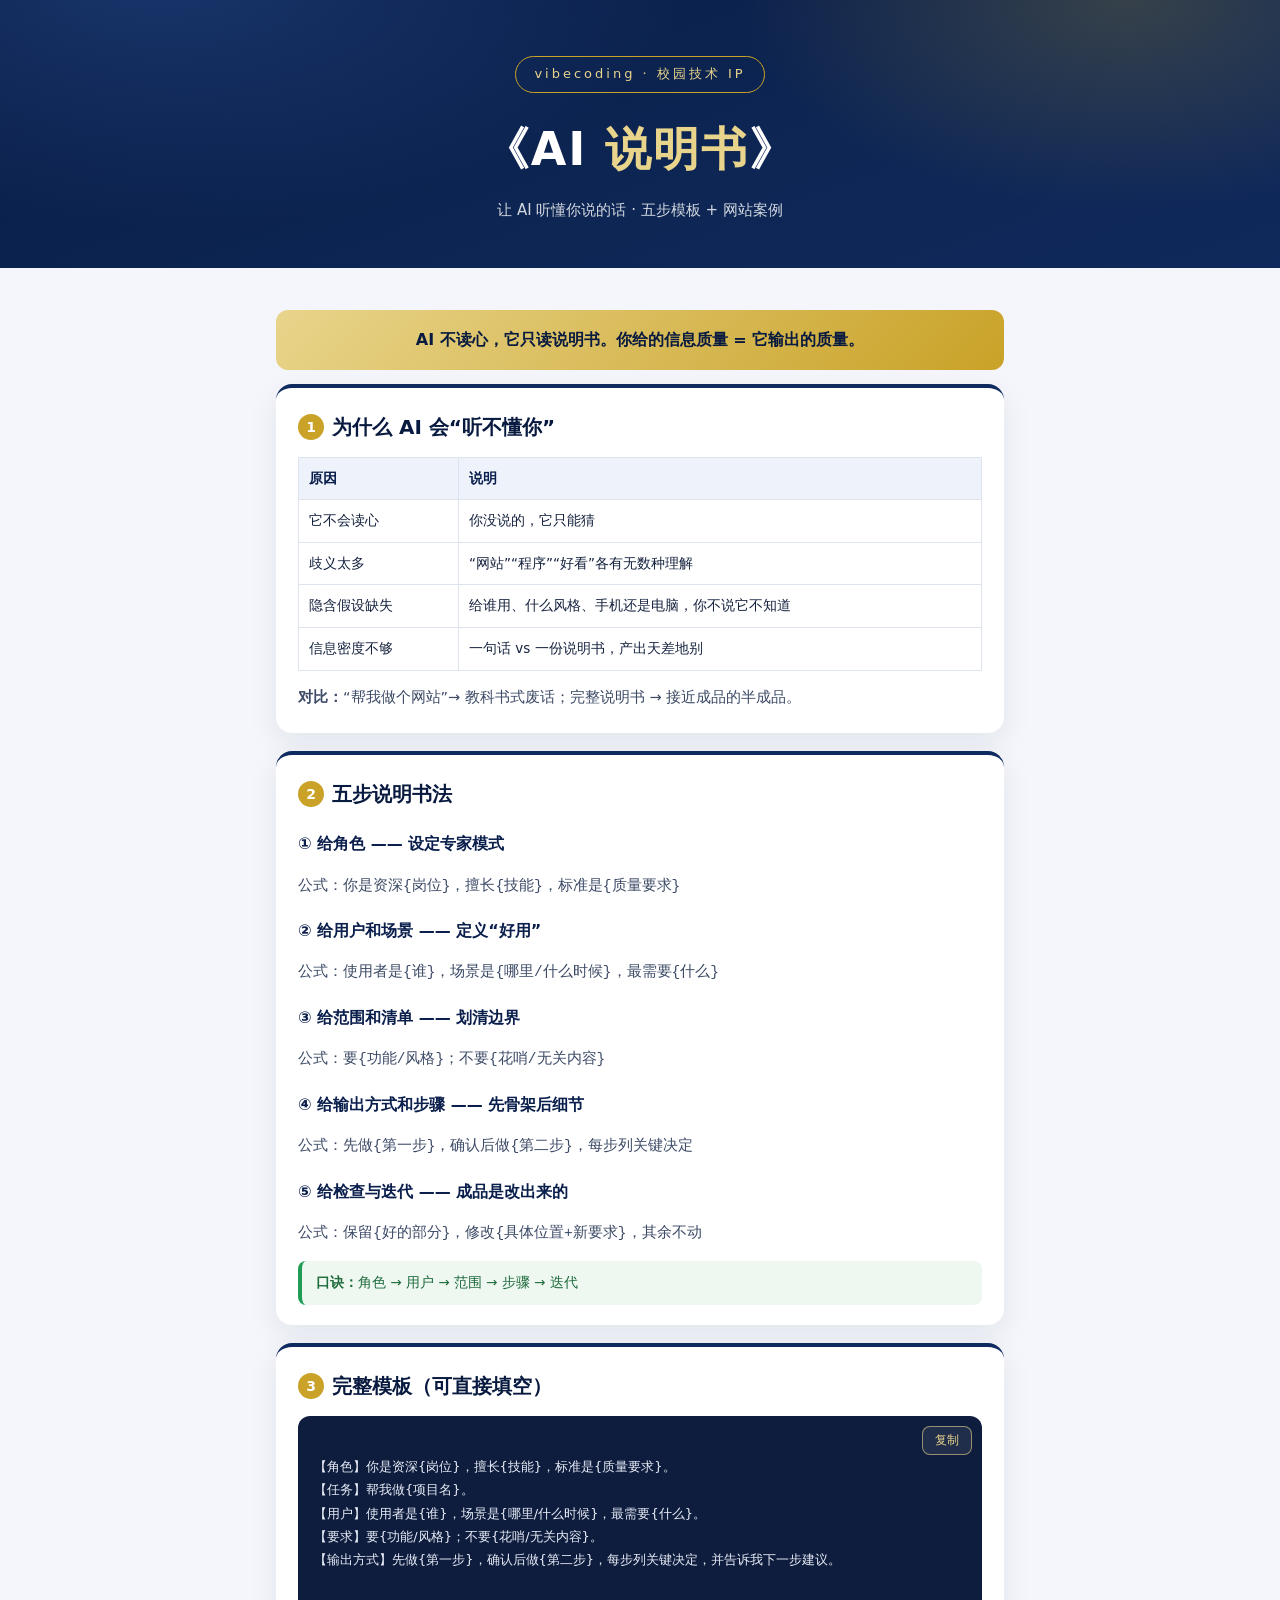
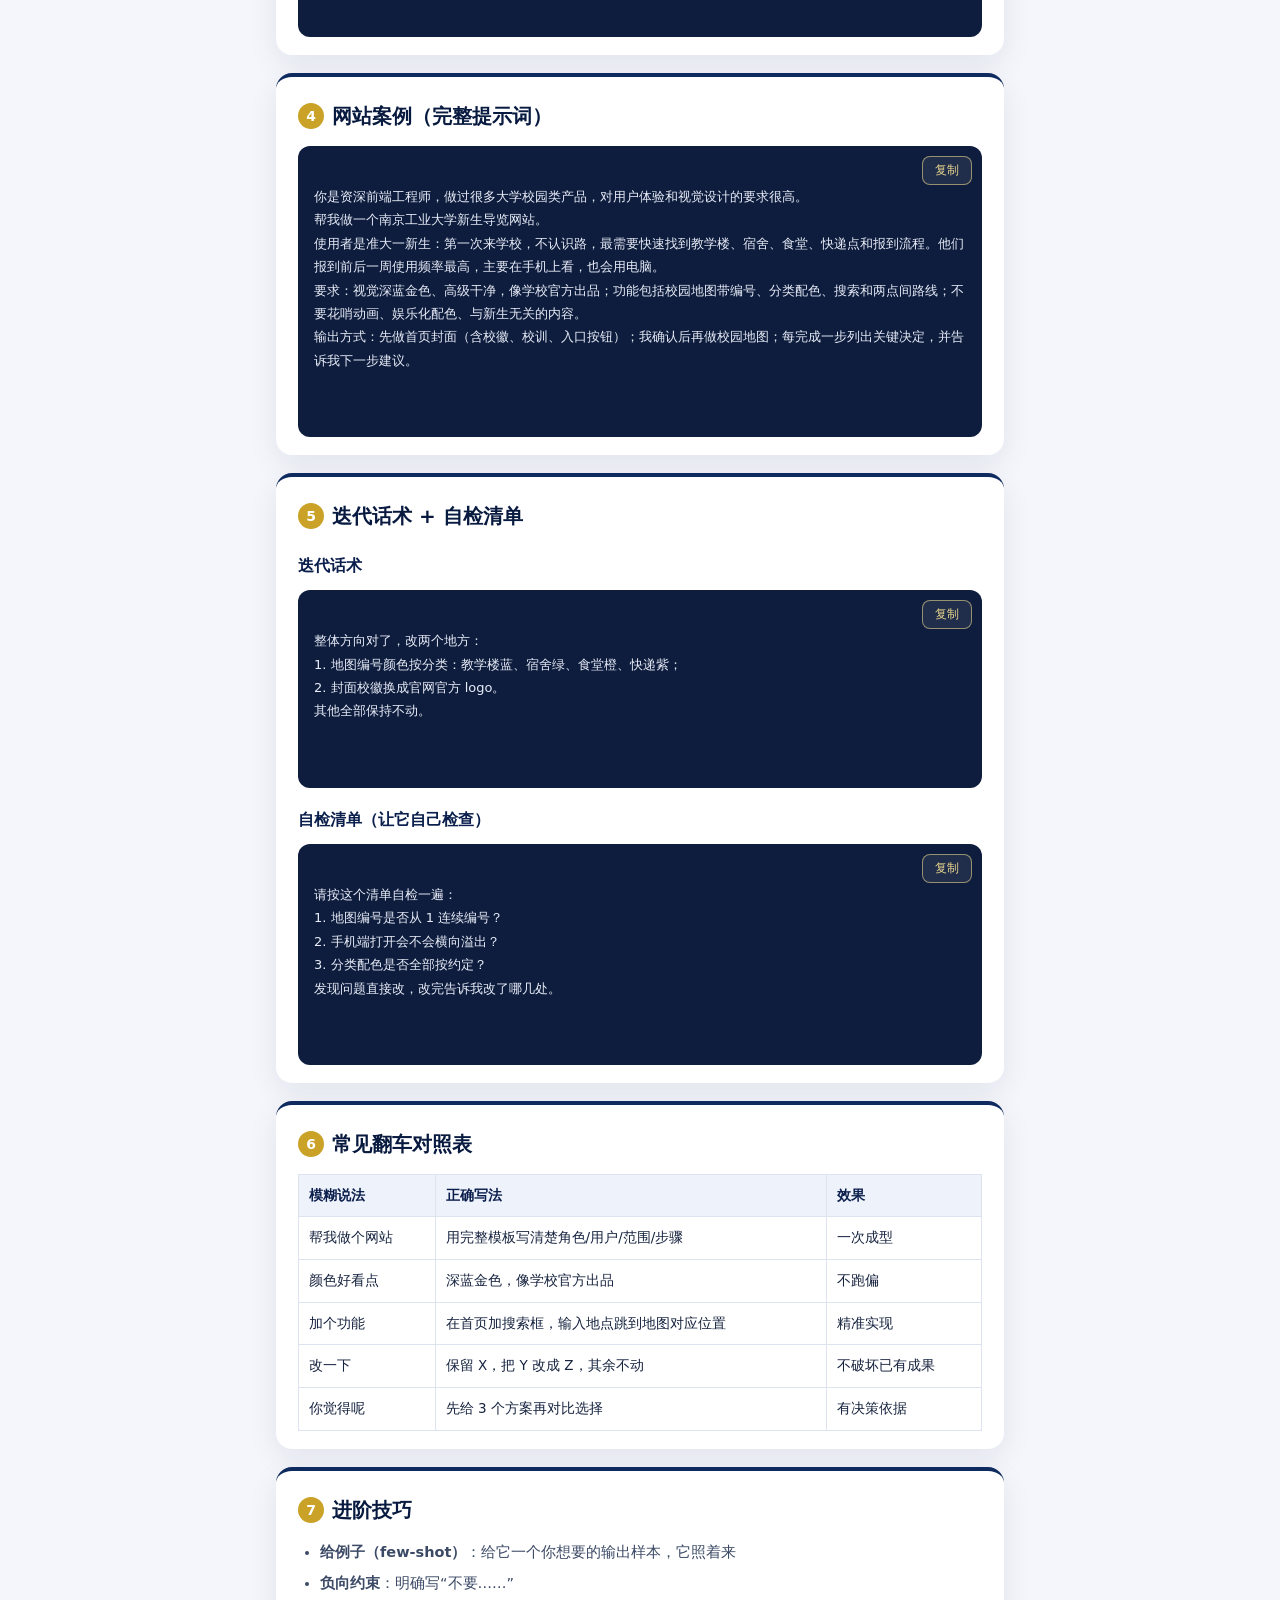
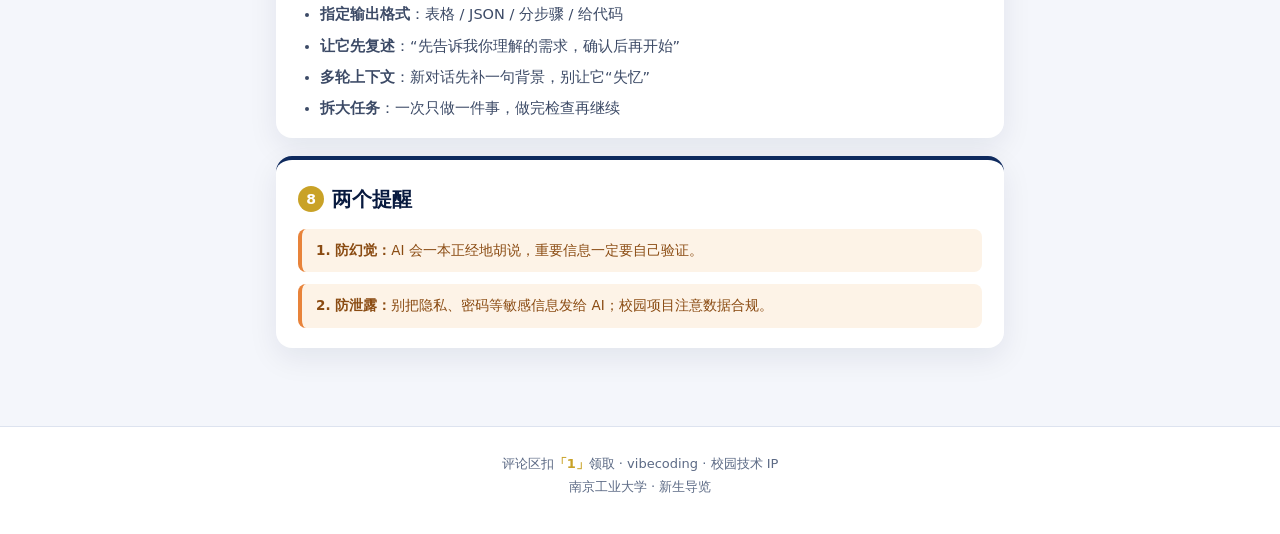
<file: ai-manual.html>
<!DOCTYPE html>
<html lang="zh-CN">
<head>
  <meta charset="UTF-8">
  <meta name="viewport" content="width=device-width, initial-scale=1.0">
  <meta name="theme-color" content="#0b1f4d">
  <title>AI 说明书 · 让 AI 听懂你说的话</title>
  <style>
    :root{
      --navy-900:#081a3f; --navy-800:#0b1f4d; --navy-700:#0e2a5e; --navy-600:#12347a;
      --gold:#c9a227; --gold-light:#e8d48b;
      --paper:#f4f6fb; --ink:#16233f; --muted:#5c6a85; --line:#dde3ef; --card:#ffffff;
    }
    *{box-sizing:border-box}
    body{
      margin:0;font-family:"PingFang SC","Hiragino Sans GB","Microsoft YaHei",system-ui,sans-serif;
      color:var(--ink);background:var(--paper);line-height:1.75;
      -webkit-text-size-adjust:100%;
    }
    header{
      background:
        radial-gradient(900px 420px at 12% -10%, rgba(30,63,122,.7), transparent 60%),
        radial-gradient(700px 380px at 88% 0%, rgba(201,162,39,.22), transparent 55%),
        linear-gradient(160deg,#0a1c45,#0d2654 60%,#10295c);
      color:#fff;text-align:center;padding:56px 20px 44px;
    }
    header .badge{
      display:inline-block;padding:6px 18px;border:1.5px solid var(--gold);border-radius:999px;
      color:var(--gold-light);font-size:13px;letter-spacing:3px;margin-bottom:16px;
    }
    header h1{margin:0 0 8px;font-size:clamp(30px,6vw,46px);letter-spacing:2px}
    header h1 span{color:var(--gold-light)}
    header p{margin:0;color:rgba(255,255,255,.82);font-size:15px}
    main{max-width:760px;margin:0 auto;padding:28px 16px 60px}
    section{
      background:var(--card);border-radius:16px;padding:22px 22px 8px;margin-bottom:18px;
      box-shadow:0 10px 30px rgba(8,26,63,.08);border-top:4px solid var(--navy-700);
    }
    h2{font-size:20px;color:var(--navy-900);margin:0 0 12px}
    h2 .no{
      display:inline-flex;width:26px;height:26px;border-radius:50%;background:var(--gold);
      color:#fff;font-size:14px;align-items:center;justify-content:center;margin-right:8px;vertical-align:2px;
    }
    h3{font-size:16px;color:var(--navy-800);margin:18px 0 6px}
    p,li{font-size:14.5px;color:#3c4a66}
    ul,ol{padding-left:22px;margin:8px 0}
    li{margin-bottom:6px}
    table{width:100%;border-collapse:collapse;font-size:13.5px;margin:10px 0}
    th,td{border:1px solid var(--line);padding:9px 10px;text-align:left;vertical-align:top}
    th{background:#eef2fb;color:var(--navy-800)}
    .tip{
      background:#eef7f0;border-left:4px solid #1f9d55;border-radius:8px;
      padding:10px 14px;font-size:13.5px;color:#1e6b3c;margin:12px 0;
    }
    .warn{
      background:#fdf3e7;border-left:4px solid #e8833a;border-radius:8px;
      padding:10px 14px;font-size:13.5px;color:#8a4b12;margin:12px 0;
    }
    .code{
      position:relative;background:#0e1d3d;color:#e8ecf8;border-radius:12px;
      padding:16px 16px 18px;font-size:13px;line-height:1.8;overflow-x:auto;
      white-space:pre-wrap;word-break:break-word;margin:10px 0;
    }
    .copy-btn{
      position:absolute;top:10px;right:10px;border:1px solid rgba(232,212,139,.6);background:rgba(255,255,255,.08);
      color:var(--gold-light);border-radius:8px;padding:5px 12px;font-size:12px;cursor:pointer;
      font-family:inherit;
    }
    .copy-btn:hover{background:rgba(255,255,255,.16)}
    .motto{
      background:linear-gradient(135deg,var(--gold-light),var(--gold));color:var(--navy-900);
      border-radius:12px;padding:16px 18px;font-weight:700;font-size:16px;text-align:center;margin:14px 0;
    }
    footer{
      text-align:center;padding:26px 16px 40px;color:var(--muted);font-size:13px;
      background:#fff;border-top:1px solid var(--line);
    }
    footer b{color:var(--gold)}
    @media (max-width:480px){
      main{padding:18px 10px 40px}
      section{padding:18px 16px 6px}
      th,td{font-size:12.5px;padding:7px 6px}
    }
  </style>
</head>
<body>
  <header>
    <div class="badge">vibecoding · 校园技术 IP</div>
    <h1>《AI <span>说明书</span>》</h1>
    <p>让 AI 听懂你说的话 · 五步模板 + 网站案例</p>
  </header>

  <main>
    <div class="motto">AI 不读心，它只读说明书。你给的信息质量 = 它输出的质量。</div>

    <section>
      <h2><span class="no">1</span>为什么 AI 会“听不懂你”</h2>
      <table>
        <tr><th>原因</th><th>说明</th></tr>
        <tr><td>它不会读心</td><td>你没说的，它只能猜</td></tr>
        <tr><td>歧义太多</td><td>“网站”“程序”“好看”各有无数种理解</td></tr>
        <tr><td>隐含假设缺失</td><td>给谁用、什么风格、手机还是电脑，你不说它不知道</td></tr>
        <tr><td>信息密度不够</td><td>一句话 vs 一份说明书，产出天差地别</td></tr>
      </table>
      <p><b>对比：</b>“帮我做个网站”→ 教科书式废话；完整说明书 → 接近成品的半成品。</p>
    </section>

    <section>
      <h2><span class="no">2</span>五步说明书法</h2>
      <h3>① 给角色 —— 设定专家模式</h3>
      <p>公式：<code>你是资深{岗位}，擅长{技能}，标准是{质量要求}</code></p>
      <h3>② 给用户和场景 —— 定义“好用”</h3>
      <p>公式：<code>使用者是{谁}，场景是{哪里/什么时候}，最需要{什么}</code></p>
      <h3>③ 给范围和清单 —— 划清边界</h3>
      <p>公式：<code>要{功能/风格}；不要{花哨/无关内容}</code></p>
      <h3>④ 给输出方式和步骤 —— 先骨架后细节</h3>
      <p>公式：<code>先做{第一步}，确认后做{第二步}，每步列关键决定</code></p>
      <h3>⑤ 给检查与迭代 —— 成品是改出来的</h3>
      <p>公式：<code>保留{好的部分}，修改{具体位置+新要求}，其余不动</code></p>
      <div class="tip"><b>口诀：</b>角色 → 用户 → 范围 → 步骤 → 迭代</div>
    </section>

    <section>
      <h2><span class="no">3</span>完整模板（可直接填空）</h2>
      <div class="code" id="tpl">
【角色】你是资深{岗位}，擅长{技能}，标准是{质量要求}。
【任务】帮我做{项目名}。
【用户】使用者是{谁}，场景是{哪里/什么时候}，最需要{什么}。
【要求】要{功能/风格}；不要{花哨/无关内容}。
【输出方式】先做{第一步}，确认后做{第二步}，每步列关键决定，并告诉我下一步建议。
        <button class="copy-btn" onclick="copyText('tpl')">复制</button>
      </div>
    </section>

    <section>
      <h2><span class="no">4</span>网站案例（完整提示词）</h2>
      <div class="code" id="case">
你是资深前端工程师，做过很多大学校园类产品，对用户体验和视觉设计的要求很高。
帮我做一个南京工业大学新生导览网站。
使用者是准大一新生：第一次来学校，不认识路，最需要快速找到教学楼、宿舍、食堂、快递点和报到流程。他们报到前后一周使用频率最高，主要在手机上看，也会用电脑。
要求：视觉深蓝金色、高级干净，像学校官方出品；功能包括校园地图带编号、分类配色、搜索和两点间路线；不要花哨动画、娱乐化配色、与新生无关的内容。
输出方式：先做首页封面（含校徽、校训、入口按钮）；我确认后再做校园地图；每完成一步列出关键决定，并告诉我下一步建议。
        <button class="copy-btn" onclick="copyText('case')">复制</button>
      </div>
    </section>

    <section>
      <h2><span class="no">5</span>迭代话术 + 自检清单</h2>
      <h3>迭代话术</h3>
      <div class="code" id="iter">
整体方向对了，改两个地方：
1. 地图编号颜色按分类：教学楼蓝、宿舍绿、食堂橙、快递紫；
2. 封面校徽换成官网官方 logo。
其他全部保持不动。
        <button class="copy-btn" onclick="copyText('iter')">复制</button>
      </div>
      <h3>自检清单（让它自己检查）</h3>
      <div class="code" id="check">
请按这个清单自检一遍：
1. 地图编号是否从 1 连续编号？
2. 手机端打开会不会横向溢出？
3. 分类配色是否全部按约定？
发现问题直接改，改完告诉我改了哪几处。
        <button class="copy-btn" onclick="copyText('check')">复制</button>
      </div>
    </section>

    <section>
      <h2><span class="no">6</span>常见翻车对照表</h2>
      <table>
        <tr><th>模糊说法</th><th>正确写法</th><th>效果</th></tr>
        <tr><td>帮我做个网站</td><td>用完整模板写清楚角色/用户/范围/步骤</td><td>一次成型</td></tr>
        <tr><td>颜色好看点</td><td>深蓝金色，像学校官方出品</td><td>不跑偏</td></tr>
        <tr><td>加个功能</td><td>在首页加搜索框，输入地点跳到地图对应位置</td><td>精准实现</td></tr>
        <tr><td>改一下</td><td>保留 X，把 Y 改成 Z，其余不动</td><td>不破坏已有成果</td></tr>
        <tr><td>你觉得呢</td><td>先给 3 个方案再对比选择</td><td>有决策依据</td></tr>
      </table>
    </section>

    <section>
      <h2><span class="no">7</span>进阶技巧</h2>
      <ul>
        <li><b>给例子（few-shot）</b>：给它一个你想要的输出样本，它照着来</li>
        <li><b>负向约束</b>：明确写“不要……”</li>
        <li><b>指定输出格式</b>：表格 / JSON / 分步骤 / 给代码</li>
        <li><b>让它先复述</b>：“先告诉我你理解的需求，确认后再开始”</li>
        <li><b>多轮上下文</b>：新对话先补一句背景，别让它“失忆”</li>
        <li><b>拆大任务</b>：一次只做一件事，做完检查再继续</li>
      </ul>
    </section>

    <section>
      <h2><span class="no">8</span>两个提醒</h2>
      <div class="warn"><b>1. 防幻觉：</b>AI 会一本正经地胡说，重要信息一定要自己验证。</div>
      <div class="warn"><b>2. 防泄露：</b>别把隐私、密码等敏感信息发给 AI；校园项目注意数据合规。</div>
    </section>
  </main>

  <footer>
    评论区扣<b>「1」</b>领取 · vibecoding · 校园技术 IP<br>
    南京工业大学 · 新生导览
  </footer>

  <script>
    function copyText(id) {
      const el = document.getElementById(id);
      const text = el.innerText.replace('复制', '').trim();
      navigator.clipboard.writeText(text).then(() => {
        const btn = el.querySelector('.copy-btn');
        const old = btn.textContent;
        btn.textContent = '已复制 ✓';
        setTimeout(() => { btn.textContent = old; }, 1600);
      }).catch(() => {});
    }
  </script>
</body>
</html>
</file>
